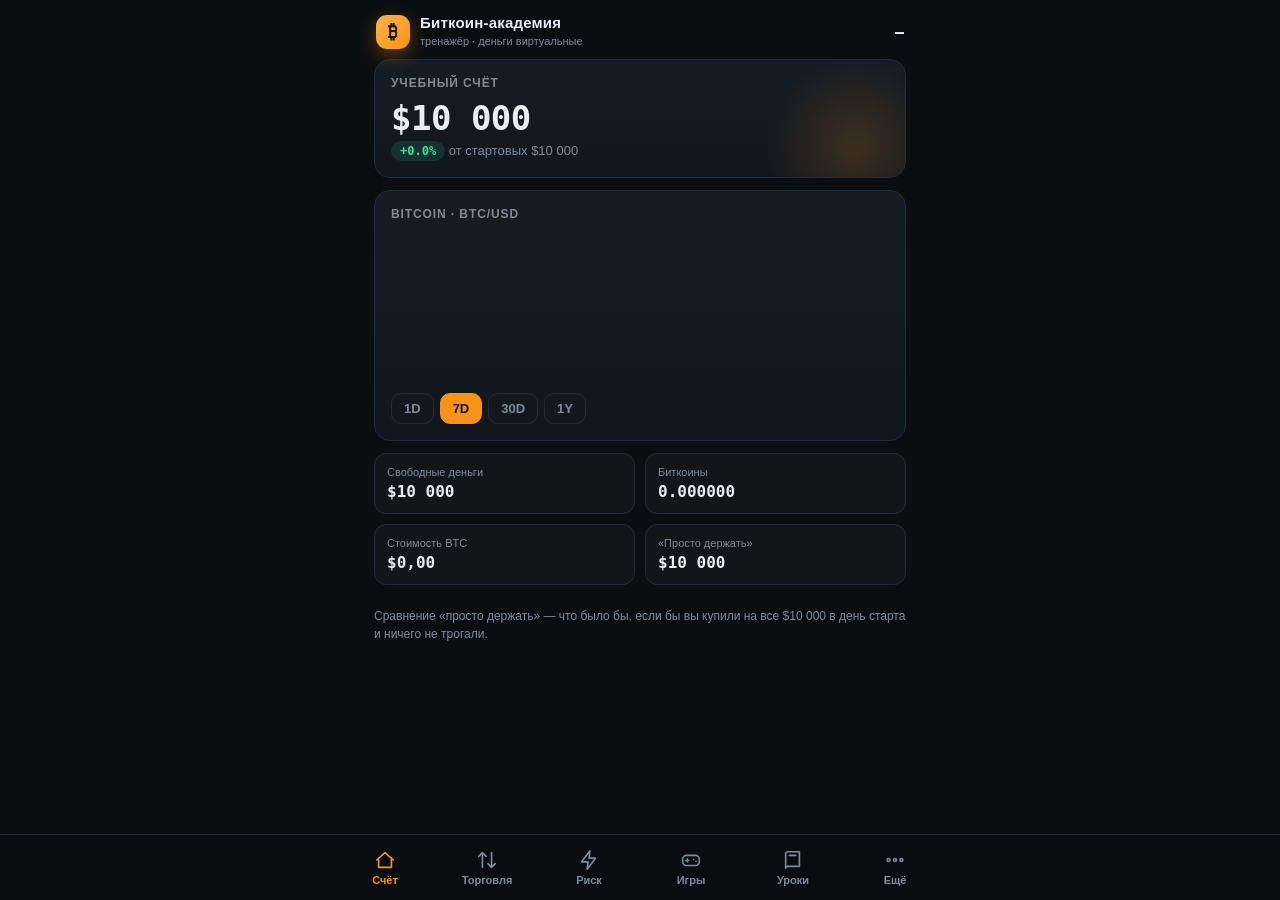
<file: index.html>
<!doctype html>
<html lang="ru">
<head>
<meta charset="utf-8">
<meta name="viewport" content="width=device-width, initial-scale=1, maximum-scale=1, user-scalable=no, viewport-fit=cover">
<meta name="theme-color" content="#0b0e11">
<title>Биткоин-академия</title>
<link rel="icon" type="image/svg+xml" href="favicon.svg">
<link rel="stylesheet" href="style.css?v=20261113a">
<script src="https://telegram.org/js/telegram-web-app.js"></script>
</head>
<body>
<div class="app">
  <header class="top">
    <div class="brand"><span class="logo">₿</span><div><b>Биткоин-академия</b><small>тренажёр · деньги виртуальные</small></div></div>
    <div class="ticker" id="ticker"><span id="tPrice">—</span><em id="tChange"></em></div>
  </header>
  <main id="view"></main>
  <nav class="tabs" id="tabs">
    <button data-tab="home"><svg viewBox="0 0 24 24"><path d="M3 12 12 4l9 8M5 10v10h14V10"/></svg><span>Счёт</span></button>
    <button data-tab="trade"><svg viewBox="0 0 24 24"><path d="M7 4v16M7 4 3 8M7 4l4 4M17 20V4M17 20l-4-4M17 20l4-4"/></svg><span>Торговля</span></button>
    <button data-tab="lev"><svg viewBox="0 0 24 24"><path d="M13 2 4 14h7l-1 8 9-12h-7z"/></svg><span>Риск</span></button>
    <button data-tab="games"><svg viewBox="0 0 24 24"><rect x="3" y="7" width="18" height="11" rx="4"/><path d="M8 11v3M6.5 12.5h3M15 11.5h.01M17.5 13.5h.01"/></svg><span>Игры</span></button>
    <button data-tab="learn"><svg viewBox="0 0 24 24"><path d="M4 5a2 2 0 0 1 2-2h13v16H6a2 2 0 0 0-2 2zM4 19V5M8 7h7"/></svg><span>Уроки</span></button>
    <button data-tab="more"><svg viewBox="0 0 24 24"><circle cx="5" cy="12" r="1.6"/><circle cx="12" cy="12" r="1.6"/><circle cx="19" cy="12" r="1.6"/></svg><span>Ещё</span></button>
  </nav>
  <div class="toast" id="toast"></div>
</div>
<script src="lessons.js?v=20261113a"></script>
<script src="app.js?v=20261113a"></script>
<script src="modes.js?v=20261113a"></script>
<script src="lab.js?v=20261113a"></script>
</body>
</html>
</file>
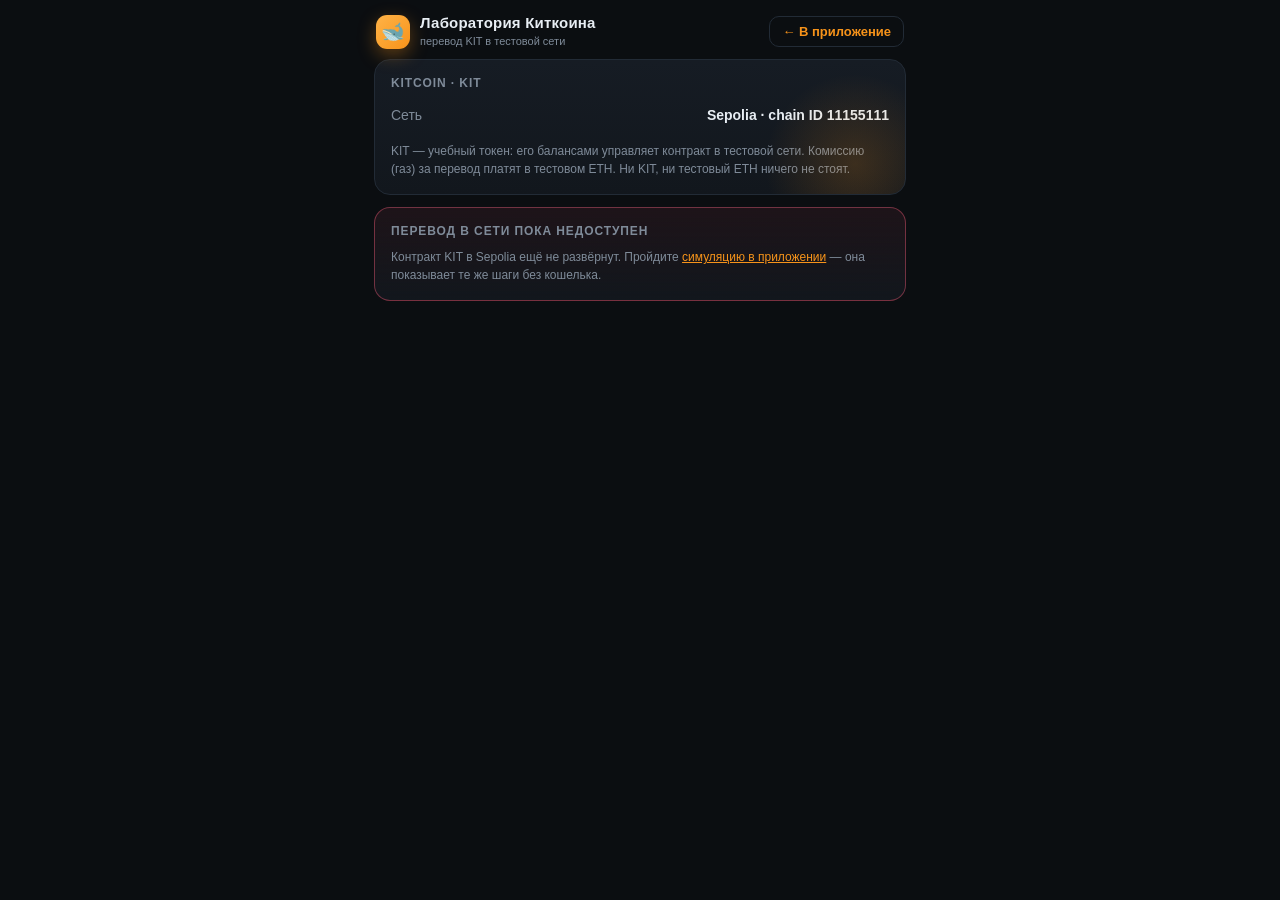
<file: kit.html>
<!doctype html>
<html lang="ru">
<head>
<meta charset="utf-8">
<meta name="viewport" content="width=device-width, initial-scale=1, maximum-scale=1, viewport-fit=cover">
<meta name="theme-color" content="#0b0e11">
<title>Kitcoin в Sepolia · Учебный кит</title>
<link rel="icon" type="image/svg+xml" href="favicon.svg">
<link rel="stylesheet" href="style.css?v=20261113a">
</head>
<body>
<div class="app kit">
  <header class="top">
    <div class="brand"><span class="logo">🐋</span><div><b>Лаборатория Киткоина</b><small>перевод KIT в тестовой сети</small></div></div>
    <a class="chip" href="index.html">← В приложение</a>
  </header>
  <main id="kit"></main>
  <div class="toast" id="toast"></div>
</div>
<script src="vendor/ethers-6.16.0.umd.min.js"></script>
<script src="kit.js?v=20261113a"></script>
</body>
</html>
</file>
<file: style.css>
:root {
  --bg: #0b0e11;
  --panel: #12171d;
  --panel-2: #161c24;
  --line: #222b36;
  --text: #e8eef4;
  --muted: #7f8b99;
  --green: #2ee59d;
  --red: #ff5c7a;
  --orange: #f7931a;
  --blue: #5aa9ff;
  --radius: 16px;
  --mono: ui-monospace, "SF Mono", "Cascadia Mono", Menlo, Consolas, monospace;
  --sans: -apple-system, "Segoe UI", Roboto, "Helvetica Neue", Arial, sans-serif;
}
* { box-sizing: border-box; -webkit-tap-highlight-color: transparent; }
html, body { margin: 0; background: var(--bg); color: var(--text); font-family: var(--sans); }
body { overscroll-behavior: none; }
button, input { font: inherit; color: inherit; }
button { border: 0; background: none; cursor: pointer; }
.app { max-width: 560px; margin: 0 auto; min-height: 100vh; padding: 0 14px calc(86px + env(safe-area-inset-bottom)); }

/* шапка */
.top { display: flex; align-items: center; justify-content: space-between; padding: 14px 2px 10px; position: sticky; top: 0; z-index: 5;
  background: linear-gradient(var(--bg) 78%, transparent); }
.brand { display: flex; align-items: center; gap: 10px; }
.brand b { display: block; font-size: 15px; letter-spacing: .2px; }
.brand small { color: var(--muted); font-size: 11px; }
.logo { width: 34px; height: 34px; border-radius: 11px; display: grid; place-items: center; font-weight: 800; font-size: 19px; color: #111;
  background: linear-gradient(135deg, #ffb347, var(--orange)); box-shadow: 0 6px 18px rgba(247, 147, 26, .35); }
.ticker { text-align: right; font-family: var(--mono); font-variant-numeric: tabular-nums; }
.ticker span { display: block; font-size: 15px; font-weight: 700; }
.ticker em { font-style: normal; font-size: 11px; }

/* карточки */
.card { background: linear-gradient(180deg, var(--panel-2), var(--panel)); border: 1px solid var(--line); border-radius: var(--radius); padding: 16px; margin-bottom: 12px; }
.card h3 { margin: 0 0 10px; font-size: 12px; font-weight: 600; letter-spacing: .9px; text-transform: uppercase; color: var(--muted); }
.hero { position: relative; overflow: hidden; }
.hero::after { content: ""; position: absolute; inset: auto -40px -60px auto; width: 180px; height: 180px; border-radius: 50%;
  background: radial-gradient(closest-side, rgba(247, 147, 26, .18), transparent); pointer-events: none; }
.big { font-family: var(--mono); font-variant-numeric: tabular-nums; font-size: 34px; font-weight: 800; letter-spacing: -.5px; line-height: 1.1; }
.sub { color: var(--muted); font-size: 13px; margin-top: 4px; }
.mono { font-family: var(--mono); font-variant-numeric: tabular-nums; }
.up { color: var(--green); } .down { color: var(--red); } .muted { color: var(--muted); } .orange { color: var(--orange); }
.pill { display: inline-block; padding: 3px 9px; border-radius: 99px; font-family: var(--mono); font-size: 12px; font-weight: 700; background: rgba(255, 255, 255, .06); }
.pill.up { background: rgba(46, 229, 157, .12); } .pill.down { background: rgba(255, 92, 122, .12); }
.grid2 { display: grid; grid-template-columns: 1fr 1fr; gap: 10px; }
.stat { background: rgba(255, 255, 255, .03); border: 1px solid var(--line); border-radius: 12px; padding: 12px; }
.stat small { color: var(--muted); font-size: 11px; display: block; margin-bottom: 4px; }
.stat b { font-family: var(--mono); font-size: 16px; font-variant-numeric: tabular-nums; }

/* график */
.chart { margin: 14px -6px 4px; position: relative; touch-action: pan-y; }
.chart svg { width: 100%; height: 150px; display: block; }
.chart .tip { position: absolute; top: 0; left: 8px; font-family: var(--mono); font-size: 12px; color: var(--muted); }
.ranges { display: flex; gap: 6px; margin-top: 8px; }
.chip { padding: 7px 12px; border-radius: 10px; border: 1px solid var(--line); background: transparent; color: var(--muted); font-size: 13px; font-weight: 600; }
.chip.on { color: #111; background: var(--orange); border-color: var(--orange); }
.chips { display: flex; gap: 8px; flex-wrap: wrap; }

/* кнопки и поля */
.btn { width: 100%; padding: 15px; border-radius: 14px; font-weight: 700; font-size: 16px; color: #07130d; background: var(--green); transition: transform .08s, opacity .2s; }
.btn:active { transform: scale(.985); }
.btn.sell, .btn.danger { background: var(--red); color: #1c0509; }
.btn.orange { background: var(--orange); color: #1a0f00; }
.btn.ghost { background: transparent; border: 1px solid var(--line); color: var(--text); }
.btn[disabled] { opacity: .35; pointer-events: none; }
.seg { display: grid; grid-template-columns: 1fr 1fr; background: var(--bg); border: 1px solid var(--line); border-radius: 14px; padding: 4px; margin-bottom: 14px; }
.seg button { padding: 11px; border-radius: 10px; font-weight: 700; color: var(--muted); }
.seg button.on.buy { background: rgba(46, 229, 157, .16); color: var(--green); }
.seg button.on.sell { background: rgba(255, 92, 122, .16); color: var(--red); }
.field { display: flex; align-items: center; gap: 8px; background: var(--bg); border: 1px solid var(--line); border-radius: 14px; padding: 4px 14px; margin-bottom: 10px; }
.field:focus-within { border-color: var(--orange); }
.field input { flex: 1; min-width: 0; background: none; border: 0; outline: 0; font-family: var(--mono); font-size: 24px; font-weight: 700; padding: 10px 0; }
.field span { color: var(--muted); font-weight: 600; }
.row { display: flex; justify-content: space-between; align-items: baseline; gap: 12px; padding: 7px 0; font-size: 14px; }
.row + .row { border-top: 1px dashed var(--line); }
.row .mono { font-weight: 600; }
.note { font-size: 12px; color: var(--muted); line-height: 1.5; }
.gap { height: 10px; }

/* слайдер */
input[type=range] { -webkit-appearance: none; appearance: none; width: 100%; height: 6px; border-radius: 99px; background: var(--line); outline: 0; margin: 14px 0 6px; }
input[type=range]::-webkit-slider-thumb { -webkit-appearance: none; width: 26px; height: 26px; border-radius: 50%; background: var(--orange); border: 4px solid var(--bg); box-shadow: 0 0 0 1px var(--orange); }
input[type=range]::-moz-range-thumb { width: 22px; height: 22px; border-radius: 50%; background: var(--orange); border: 4px solid var(--bg); }

/* позиция */
.gauge { height: 10px; border-radius: 99px; background: linear-gradient(90deg, var(--red), #ffb347 45%, var(--green)); position: relative; margin: 14px 0 6px; }
.gauge i { position: absolute; top: -5px; width: 4px; height: 20px; background: #fff; border-radius: 2px; transform: translateX(-50%); box-shadow: 0 0 0 3px rgba(0, 0, 0, .45); transition: left .4s; }
.gauge-l { display: flex; justify-content: space-between; font-size: 11px; color: var(--muted); font-family: var(--mono); }
.warn { border-color: rgba(255, 92, 122, .4); background: linear-gradient(180deg, rgba(255, 92, 122, .08), var(--panel)); }

/* уроки */
.lesson { display: flex; align-items: center; gap: 12px; width: 100%; text-align: left; padding: 14px; margin-bottom: 8px; border-radius: 14px; border: 1px solid var(--line); background: var(--panel); }
.lesson .n { width: 32px; height: 32px; border-radius: 10px; display: grid; place-items: center; font-family: var(--mono); font-weight: 800; background: rgba(255, 255, 255, .06); color: var(--muted); flex: none; }
.lesson.done .n { background: rgba(46, 229, 157, .15); color: var(--green); }
.lesson.cur { border-color: var(--orange); }
.lesson.cur .n { background: var(--orange); color: #111; }
.lesson.lock { opacity: .45; pointer-events: none; }
.lesson b { font-size: 15px; font-weight: 600; }
.progress { height: 8px; border-radius: 99px; background: var(--line); overflow: hidden; margin-top: 10px; }
.progress i { display: block; height: 100%; background: linear-gradient(90deg, var(--orange), #ffb347); border-radius: 99px; transition: width .5s; }
.prose { font-size: 16px; line-height: 1.6; }
.prose b { color: #fff; }
.q { font-size: 17px; font-weight: 700; margin: 18px 0 12px; }
.opt { display: block; width: 100%; text-align: left; padding: 14px; margin-bottom: 8px; border-radius: 12px; border: 1px solid var(--line); background: var(--panel); font-size: 15px; }
.opt.ok { border-color: var(--green); background: rgba(46, 229, 157, .1); }
.opt.bad { border-color: var(--red); background: rgba(255, 92, 122, .1); }
.back { color: var(--muted); font-size: 14px; padding: 4px 0 12px; display: inline-block; }

/* достижения */
.ach { display: flex; gap: 10px; align-items: center; padding: 9px 0; font-size: 14px; }
.ach + .ach { border-top: 1px dashed var(--line); }
.ach i { font-style: normal; width: 22px; text-align: center; }
.ach.off { color: var(--muted); }

/* нижняя панель */
.tabs { position: fixed; left: 0; right: 0; bottom: 0; z-index: 10; display: flex; justify-content: center; gap: 2px;
  padding: 8px 10px calc(8px + env(safe-area-inset-bottom)); background: rgba(11, 14, 17, .92); backdrop-filter: blur(14px); border-top: 1px solid var(--line); }
.tabs button { flex: 1; max-width: 100px; display: flex; flex-direction: column; align-items: center; gap: 3px; padding: 6px 0; border-radius: 12px; color: var(--muted); font-size: 11px; font-weight: 600; }
.tabs svg { width: 22px; height: 22px; fill: none; stroke: currentColor; stroke-width: 1.8; stroke-linecap: round; stroke-linejoin: round; }
.tabs button.on { color: var(--orange); }

.toast { position: fixed; left: 50%; bottom: calc(96px + env(safe-area-inset-bottom)); transform: translate(-50%, 20px); opacity: 0; pointer-events: none; z-index: 20;
  background: #1b232d; border: 1px solid var(--line); padding: 11px 16px; border-radius: 12px; font-size: 14px; max-width: 90%; text-align: center; transition: .25s; }
.toast.show { opacity: 1; transform: translate(-50%, 0); }
.fade { animation: fade .25s ease; }
@keyframes fade { from { opacity: 0; transform: translateY(6px); } to { opacity: 1; transform: none; } }
.shake { animation: shake .5s; }
@keyframes shake { 20% { transform: translateX(-6px); } 40% { transform: translateX(6px); } 60% { transform: translateX(-4px); } 80% { transform: translateX(4px); } }
.trade { display: flex; justify-content: space-between; align-items: center; gap: 12px; padding: 10px 0; font-size: 14px; line-height: 1.5; }
.trade + .trade { border-top: 1px dashed var(--line); }
.trade .r { text-align: right; }

/* режимы: чек, призрак, игры */
.rc-line { display: flex; justify-content: space-between; gap: 12px; padding: 9px 0; font-size: 14px; border-top: 1px dashed var(--line); }
.rc-line small { display: block; color: var(--muted); font-size: 11px; line-height: 1.4; margin-top: 2px; }
.rc-line b { white-space: nowrap; }
.rc-total { display: flex; justify-content: space-between; padding: 12px 0 10px; margin-top: 4px; border-top: 1px solid var(--line); font-size: 16px; font-weight: 700; }
.receipt .btn { margin-top: 6px; }
.ghost + .ghost { border-top: 1px dashed var(--line); padding-top: 8px; margin-top: 8px; }
.banner { display: block; width: 100%; text-align: left; padding: 13px 14px; margin-bottom: 12px; border-radius: 14px; font-size: 14px; font-weight: 600;
  background: linear-gradient(90deg, rgba(90, 169, 255, .16), rgba(90, 169, 255, .04)); border: 1px solid rgba(90, 169, 255, .35); color: var(--text); }
.sect { margin: 18px 2px 10px; font-size: 12px; font-weight: 600; letter-spacing: .9px; text-transform: uppercase; color: var(--muted); }
.candles { width: 100%; height: 170px; display: block; }
.grid2 .btn { padding: 13px 8px; font-size: 15px; }
.ch .btn { margin-top: 8px; }
.ch .progress { margin: 8px 0 6px; }

/* лаборатория Киткоина */
.lab-card { border-color: rgba(247, 147, 26, .35); background: linear-gradient(180deg, rgba(247, 147, 26, .08), var(--panel)); }
.sim-badge { display: inline-block; margin-bottom: 10px; padding: 6px 10px; border-radius: 10px; font-size: 12px; font-weight: 600;
  color: var(--blue); background: rgba(90, 169, 255, .1); border: 1px dashed rgba(90, 169, 255, .45); }
.steps { display: flex; gap: 6px; }
.steps span { flex: 1; text-align: center; padding: 6px 0; border-radius: 8px; font-family: var(--mono); font-weight: 700; font-size: 13px;
  background: rgba(255, 255, 255, .05); color: var(--muted); }
.steps span.done { background: rgba(46, 229, 157, .15); color: var(--green); }
.steps span.cur { background: var(--orange); color: #111; }
.confs { display: flex; gap: 6px; margin: 10px 0 4px; font-size: 18px; }
.confs i { font-style: normal; }
.linklike { color: var(--orange); text-decoration: underline; padding: 0; font-size: inherit; }
.field input.mono { font-family: var(--mono); font-weight: 600; }
.kit .top .chip { text-decoration: none; white-space: nowrap; }
.kit a { color: var(--orange); }
.kit a.btn { display: block; text-align: center; text-decoration: none; box-sizing: border-box; }
.kit a.btn.ghost { color: var(--text); }
.kit main { padding-bottom: 30px; }
</file>
